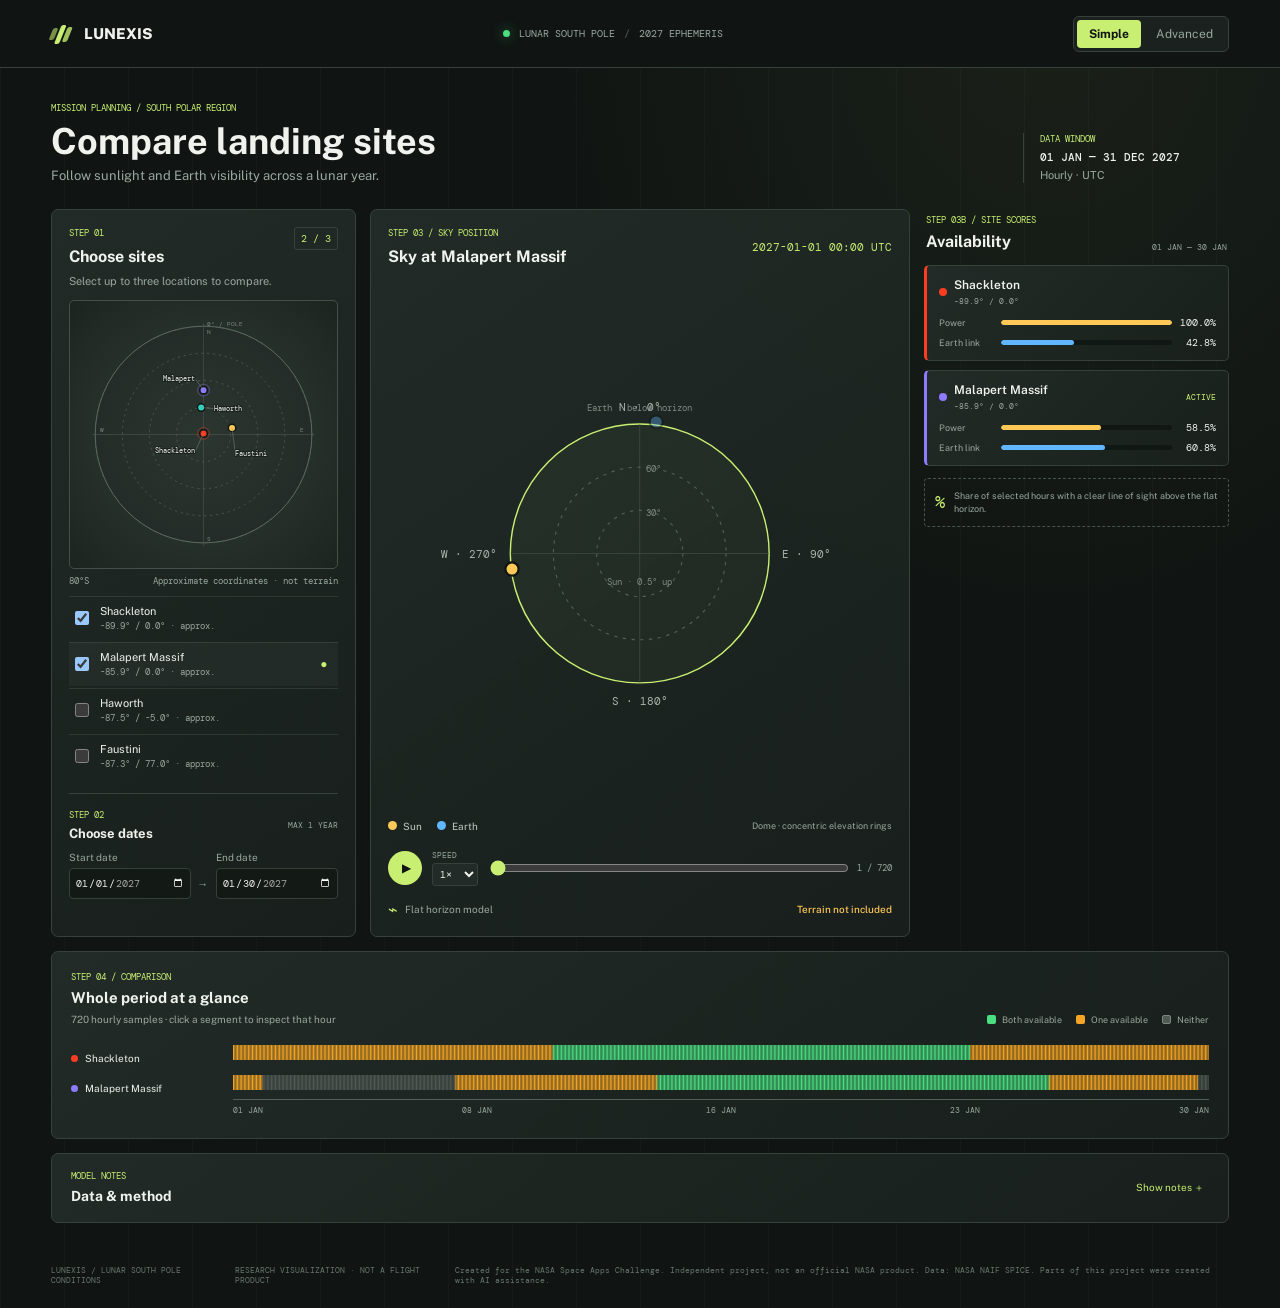
<file: Lunexis/lunexis-web/index.html>
<!-- Portions of this file were written with AI assistance. -->
<!doctype html>
<html lang="en">
  <head>
    <meta charset="UTF-8" />
    <meta name="viewport" content="width=device-width, initial-scale=1.0" />
    <meta name="theme-color" content="#101513" />
    <meta name="description" content="Compare Sun availability and Earth line of sight at lunar south pole sites using precomputed 2027 ephemeris data." />
    <meta name="ai-disclosure" content="Code and documentation partly generated with AI assistance (GitHub Copilot, Claude). No AI-generated images or video." />
    <title>Lunexis | Lunar Site Conditions</title>
    <link rel="icon" type="image/svg+xml" href="./favicon.svg" />
    <link rel="preconnect" href="https://fonts.googleapis.com" />
    <link rel="preconnect" href="https://fonts.gstatic.com" crossorigin />
    <link href="https://fonts.googleapis.com/css2?family=DM+Mono:wght@400;500&family=Public+Sans:wght@400;500;600;700;800&display=swap" rel="stylesheet" />
    <link rel="stylesheet" href="./src/styles.css" />
    <script type="module" src="./src/main.js"></script>
  </head>
  <body>
    <header class="topbar">
      <a class="brand" href="#top" aria-label="Lunexis home">
        <span class="brand-mark" aria-hidden="true"><i></i><i></i><i></i></span>
        <span>LUNEXIS</span>
      </a>
      <div class="topbar-meta"><span class="live-dot"></span> LUNAR SOUTH POLE <span class="meta-divider">/</span> 2027 EPHEMERIS</div>
      <div class="mode-switch" role="group" aria-label="Display mode">
        <button id="simple-mode" class="mode-button is-active" type="button" aria-pressed="true">Simple</button>
        <button id="advanced-mode" class="mode-button" type="button" aria-pressed="false">Advanced</button>
      </div>
    </header>

    <main id="top" class="app-shell">
      <section class="intro-row" aria-labelledby="page-title">
        <div>
          <p class="eyebrow">MISSION PLANNING / SOUTH POLAR REGION</p>
          <h1 id="page-title">Compare landing sites</h1>
          <p class="intro-copy">Follow sunlight and Earth visibility across a lunar year.</p>
        </div>
        <div class="data-stamp"><span class="stamp-label">DATA WINDOW</span><strong>01 JAN — 31 DEC 2027</strong><span>Hourly · UTC</span></div>
      </section>

      <div id="load-error" class="load-error" role="alert" hidden></div>

      <section class="workspace" aria-label="Site comparison workspace">
        <aside class="selection-panel panel" aria-labelledby="selection-title">
          <div class="panel-heading">
            <div><p class="step-label">STEP 01</p><h2 id="selection-title">Choose sites</h2></div>
            <span id="selection-count" class="count-badge">0 / 3</span>
          </div>
          <p class="panel-hint">Select up to three locations to compare.</p>
          <div id="polar-map" class="polar-map" aria-label="Polar map of candidate lunar sites"></div>
          <div class="map-caption"><span>80°S</span><span>Approximate coordinates · not terrain</span></div>
          <div id="site-list" class="site-list" aria-label="Candidate sites"></div>
          <div class="date-block">
            <div class="date-heading"><div><p class="step-label">STEP 02</p><h3>Choose dates</h3></div><span class="date-limit">MAX 1 YEAR</span></div>
            <div class="date-fields">
              <label>Start date<input id="start-date" type="date" min="2027-01-01" max="2027-12-31" /></label>
              <span class="date-arrow" aria-hidden="true">→</span>
              <label>End date<input id="end-date" type="date" min="2027-01-01" max="2027-12-31" /></label>
            </div>
            <p id="date-error" class="field-error" role="status" aria-live="polite"></p>
          </div>
        </aside>

        <section class="sky-panel panel" aria-labelledby="sky-title">
          <div class="panel-heading sky-heading">
            <div><p class="step-label">STEP 03 / SKY POSITION</p><h2 id="sky-title">Sky at <span id="active-site-name">—</span></h2></div>
            <time id="current-time" class="current-time">—</time>
          </div>
          <div id="sky-view" class="sky-view" aria-live="polite"></div>
          <div class="sky-legend"><span><i class="legend-sun"></i> Sun</span><span><i class="legend-earth"></i> Earth</span><span class="scale-note">Elevation shown on a 5× vertical scale</span></div>
          <div class="time-controls">
            <button id="play-button" class="play-button" type="button" aria-label="Play time animation" title="Play time animation"><span aria-hidden="true">▶</span></button>
            <label class="speed-control">SPEED
              <select id="play-speed" aria-label="Playback speed">
                <option value="1">1×</option><option value="6">6×</option><option value="24">24×</option>
              </select>
            </label>
            <input id="time-slider" class="time-slider" type="range" min="0" max="0" value="0" aria-label="Hour within selected date range" />
            <output id="time-step" class="time-step" for="time-slider">1 / 1</output>
          </div>
          <p class="horizon-note"><span class="horizon-icon" aria-hidden="true">⌁</span> Flat horizon model <strong>Terrain not included</strong></p>
        </section>

        <aside class="scores-panel" aria-labelledby="scores-title">
          <div class="score-heading"><div><p class="step-label">STEP 03B / SITE SCORES</p><h2 id="scores-title">Availability</h2></div><span id="score-period" class="score-period">—</span></div>
          <div id="score-cards" class="score-cards"></div>
          <div class="formula-note"><span class="formula-mark">%</span><p>Share of selected hours with a clear line of sight above the flat horizon.</p></div>
        </aside>
      </section>

      <section class="timeline-section panel" aria-labelledby="timeline-title">
        <div class="timeline-header">
          <div><p class="step-label">STEP 04 / COMPARISON</p><h2 id="timeline-title">Whole period at a glance</h2><p id="timeline-detail" class="timeline-detail">One segment per hour</p></div>
          <div class="timeline-legend" aria-label="Timeline state legend"><span><i class="state-both"></i>Both available</span><span><i class="state-one"></i>One available</span><span><i class="state-none"></i>Neither</span></div>
        </div>
        <div class="timeline-wrap">
          <div id="timeline-labels" class="timeline-labels"></div>
          <div class="timeline-plot-wrap">
            <canvas id="timeline" tabindex="0" role="img" aria-label="Availability timeline. Use the time slider above to select an hour."></canvas>
            <div id="timeline-tooltip" class="timeline-tooltip" role="status" hidden></div>
            <div id="timeline-ticks" class="timeline-ticks"></div>
          </div>
        </div>
      </section>

      <section id="method-panel" class="method-panel panel" aria-labelledby="method-title">
        <div class="method-heading"><div><p class="step-label">MODEL NOTES</p><h2 id="method-title">Data &amp; method</h2></div><button id="method-toggle" class="text-toggle" type="button" aria-expanded="false" aria-controls="method-content">Show notes <span aria-hidden="true">＋</span></button></div>
        <div id="method-content" class="method-content" hidden>
          <div><h3>Inputs</h3><p>Hourly 2027 apparent Sun and Earth azimuth/elevation from Skyfield, using JPL DE421, the NAIF lunar frame kernel and its DE421 orientation kernel. Site coordinates are approximate; observer height is 2 m.</p></div>
          <div><h3>Visibility</h3><p>Power counts an hour when the Sun center elevation + 0.267° (solar angular radius) is above 0°. Earth link counts an hour when Earth center elevation is above 0°. Both use a flat horizon; terrain is not included.</p></div>
          <div><h3>Data limits</h3><p>Coverage is 2027-01-01 00:00 through 2027-12-31 23:00 UTC. Results use hourly samples, so brief events between samples are not resolved. Coordinates and output are planning estimates, not navigation products.</p></div>
          <p class="source-line">Sources: <a href="https://naif.jpl.nasa.gov/pub/naif/generic_kernels/" target="_blank" rel="noreferrer">NASA/JPL NAIF generic kernels</a> · <a href="https://rhodesmill.org/skyfield/" target="_blank" rel="noreferrer">Skyfield</a></p>
        </div>
      </section>
    </main>
    <footer class="page-footer"><span>LUNEXIS / LUNAR SOUTH POLE CONDITIONS</span><span>RESEARCH VISUALIZATION · NOT A FLIGHT PRODUCT</span><span>Created for the NASA Space Apps Challenge. Independent project, not an official NASA product. Data: NASA NAIF SPICE. Parts of this project were created with AI assistance.</span></footer>
  </body>
</html>
</file>
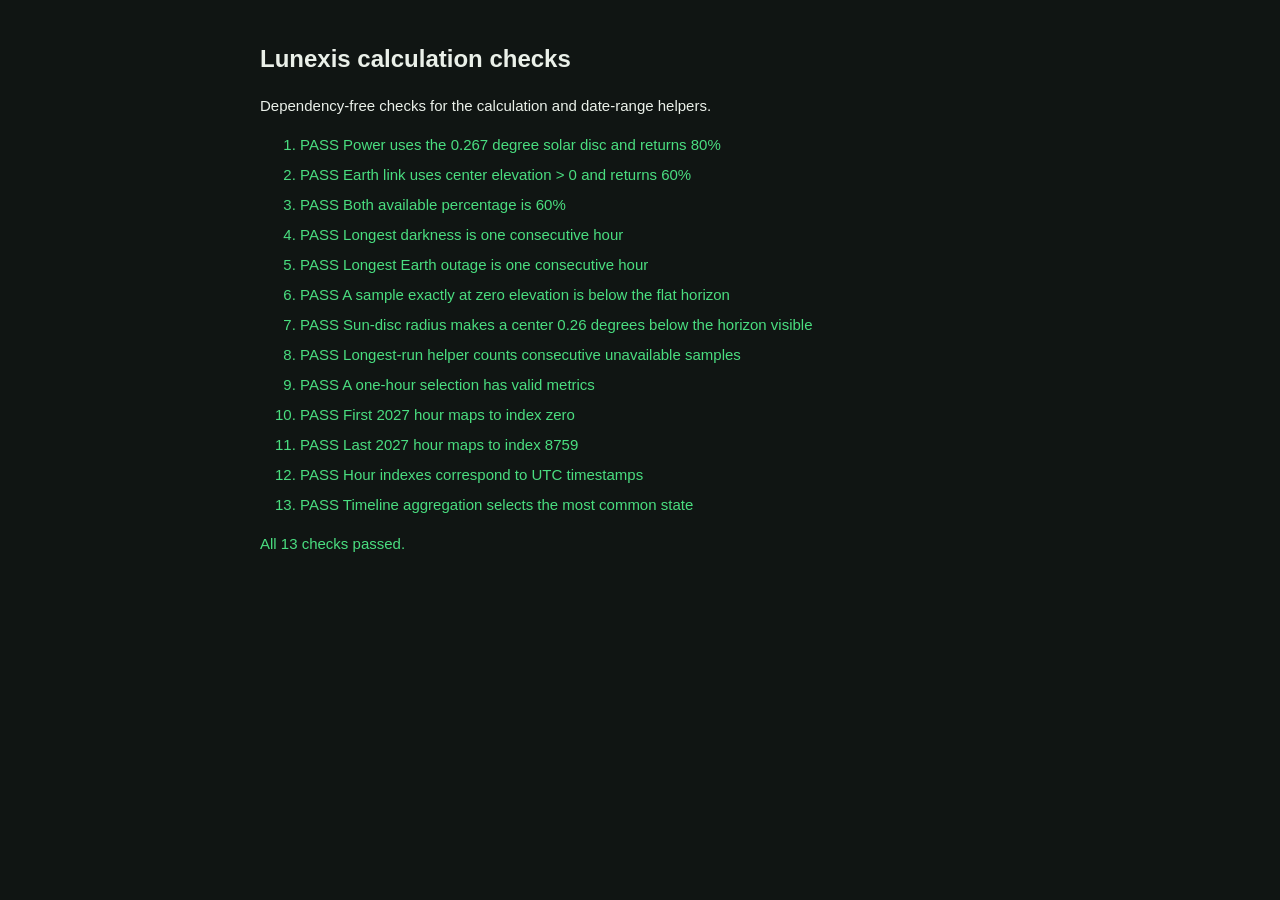
<file: Lunexis/lunexis-web/tests/analysis.test.html>
<!-- Portions of this file were written with AI assistance. -->
<!doctype html>
<html lang="en">
  <head>
    <meta charset="UTF-8" />
    <meta name="viewport" content="width=device-width, initial-scale=1.0" />
    <title>Lunexis calculation checks</title>
    <style>
      body { max-width: 760px; margin: 40px auto; padding: 0 20px; color: #eaf0e9; background: #101513; font: 15px/1.6 "Segoe UI", sans-serif; }
      h1 { font-size: 24px; }
      li { margin: 6px 0; }
      .pass { color: #4ade80; }
      .fail { color: #ff9a79; }
      code { color: #c9ef72; }
    </style>
  </head>
  <body>
    <h1>Lunexis calculation checks</h1>
    <p>Dependency-free checks for the calculation and date-range helpers.</p>
    <ol id="results" aria-live="polite"></ol>
    <script type="module">
      import {
        DATA_START_UTC,
        HOUR_MS,
        computeMetrics,
        hourState,
        indexForDate,
        longestRun,
        mostCommonState,
      } from "../src/analysis.js";

      const results = document.querySelector("#results");
      let failures = 0;

      function check(name, condition) {
        const item = document.createElement("li");
        item.className = condition ? "pass" : "fail";
        item.textContent = `${condition ? "PASS" : "FAIL"} ${name}`;
        results.append(item);
        if (!condition) failures += 1;
      }

      const sample = {
        sunEl: [-30, -26, 10, -10, -10],
        earthEl: [0, 1, -1, 1, 1],
      };
      const metrics = computeMetrics(sample, 0, 4);
      check("Power uses the 0.267 degree solar disc and returns 80%", metrics.powerPercent === 80);
      check("Earth link uses center elevation > 0 and returns 60%", metrics.earthLinkPercent === 60);
      check("Both available percentage is 60%", metrics.bothPercent === 60);
      check("Longest darkness is one consecutive hour", metrics.longestDarknessHours === 1);
      check("Longest Earth outage is one consecutive hour", metrics.longestOutageHours === 1);
      check("A sample exactly at zero elevation is below the flat horizon", hourState(sample, 0) === 0);
      check("Sun-disc radius makes a center 0.26 degrees below the horizon visible", hourState(sample, 1) === 2);
      check("Longest-run helper counts consecutive unavailable samples", longestRun([false, false, true, false], false) === 2);

      const singleHour = computeMetrics(sample, 2, 2);
      check("A one-hour selection has valid metrics", singleHour.totalHours === 1 && singleHour.powerPercent === 100 && singleHour.earthLinkPercent === 0);
      check("First 2027 hour maps to index zero", indexForDate("2027-01-01") === 0);
      check("Last 2027 hour maps to index 8759", indexForDate("2027-12-31", true) === 8759);
      check("Hour indexes correspond to UTC timestamps", DATA_START_UTC + 8759 * HOUR_MS === Date.UTC(2027, 11, 31, 23));
      check("Timeline aggregation selects the most common state", mostCommonState(sample, 0, 4) === 2);

      const summary = document.createElement("p");
      summary.id = "summary";
      summary.textContent = failures === 0 ? "All 13 checks passed." : `${failures} check(s) failed.`;
      summary.className = failures === 0 ? "pass" : "fail";
      document.body.append(summary);
      document.title = failures === 0 ? "PASS · Lunexis calculation checks" : "FAIL · Lunexis calculation checks";
    </script>
  </body>
</html>
</file>
<file: Lunexis/lunexis-web/src/styles.css>
/* Portions of this file were written with AI assistance. */
:root {
  color-scheme: dark;
  --ink: #101513;
  --surface: #1a211e;
  --surface-raised: #222b27;
  --line: #36413c;
  --muted: #9aa8a0;
  --paper: #f0f3ed;
  --lime: #c9ef72;
  --sun: #ffc857;
  --earth: #60b7ff;
  --good: #4ade80;
  --caution: #f5a524;
  --none: #515a55;
  --font-ui: "Public Sans", "Segoe UI", sans-serif;
  --font-data: "DM Mono", Consolas, monospace;
  font-family: var(--font-ui);
  background: var(--ink);
  color: var(--paper);
  font-synthesis: none;
  text-rendering: optimizeLegibility;
}

* { box-sizing: border-box; }
body {
  margin: 0;
  min-width: 320px;
  background-color: var(--ink);
  background-image: radial-gradient(ellipse at 82% 0%, rgba(201, 239, 114, .055), transparent 34%), linear-gradient(90deg, rgba(255,255,255,.018) 1px, transparent 1px);
  background-size: auto, 64px 64px;
}
button, input, select { font: inherit; }
button, select, input[type="date"], input[type="range"] { accent-color: var(--lime); }
button:focus-visible, input:focus-visible, select:focus-visible, a:focus-visible, canvas:focus-visible {
  outline: 2px solid var(--lime);
  outline-offset: 3px;
}
a { color: var(--lime); }
.topbar {
  min-height: 68px;
  padding: 0 clamp(18px, 4vw, 64px);
  display: flex;
  align-items: center;
  justify-content: space-between;
  gap: 20px;
  border-bottom: 1px solid var(--line);
  background: rgba(16, 21, 19, .96);
}
.brand { display: inline-flex; align-items: center; gap: 11px; color: var(--paper); text-decoration: none; font-size: 15px; font-weight: 800; }
.brand-mark { width: 22px; height: 22px; display: flex; align-items: center; gap: 2px; transform: skew(-22deg); }
.brand-mark i { display: block; width: 5px; background: var(--lime); border-radius: 2px; }
.brand-mark i:nth-child(1) { height: 12px; opacity: .56; }
.brand-mark i:nth-child(2) { height: 19px; }
.brand-mark i:nth-child(3) { height: 15px; opacity: .78; }
.topbar-meta, .eyebrow, .step-label, .stamp-label, .date-limit, .speed-control, .page-footer, .score-period { font-family: var(--font-data); }
.topbar-meta { color: var(--muted); font-size: 10px; display: flex; align-items: center; gap: 9px; }
.live-dot { height: 7px; width: 7px; background: var(--good); border-radius: 50%; box-shadow: 0 0 12px rgba(74,222,128,.5); }
.meta-divider { color: #536057; }
.mode-switch { display: inline-flex; gap: 3px; padding: 3px; border: 1px solid var(--line); background: var(--surface); border-radius: 6px; }
.mode-button { border: 0; border-radius: 4px; padding: 7px 12px; color: var(--muted); background: transparent; font-size: 12px; cursor: pointer; }
.mode-button.is-active { color: var(--ink); background: var(--lime); font-weight: 700; }
.app-shell { width: min(1540px, 100%); margin: 0 auto; padding: 34px clamp(16px, 4vw, 64px) 24px; }
.intro-row { display: flex; justify-content: space-between; align-items: end; gap: 24px; margin-bottom: 26px; animation: enter .45s ease both; }
.eyebrow, .step-label { margin: 0 0 8px; color: var(--lime); font-size: 9px; }
h1, h2, h3, p { margin-top: 0; }
h1 { margin-bottom: 6px; font-size: clamp(26px, 3vw, 36px); line-height: 1.1; font-weight: 700; }
.intro-copy { color: var(--muted); margin: 0; font-size: 13px; }
.data-stamp { min-width: 206px; display: grid; gap: 5px; padding: 0 0 2px 16px; border-left: 1px solid var(--line); color: var(--muted); font-size: 11px; }
.data-stamp strong { color: var(--paper); font: 500 11px var(--font-data); }
.stamp-label { color: var(--lime); font-size: 9px; }
.workspace { display: grid; grid-template-columns: minmax(230px, .82fr) minmax(370px, 1.45fr) minmax(230px, .82fr); gap: 14px; align-items: stretch; }
.panel { border: 1px solid var(--line); background: linear-gradient(145deg, rgba(34,43,39,.97), rgba(24,31,28,.98)); border-radius: 7px; }
.selection-panel, .sky-panel { padding: 17px; }
.panel-heading, .score-heading, .timeline-header, .method-heading, .date-heading { display: flex; align-items: flex-start; justify-content: space-between; gap: 12px; }
h2 { font-size: 16px; margin: 0; line-height: 1.25; }
.panel-hint { color: var(--muted); font-size: 11px; margin: 8px 0 13px; }
.count-badge { border: 1px solid var(--line); border-radius: 3px; color: var(--lime); padding: 4px 6px; white-space: nowrap; font: 10px var(--font-data); }
.polar-map { width: 100%; aspect-ratio: 1; background: radial-gradient(circle at 50% 50%, #303b34 0, #26302b 58%, #1c2420 100%); border: 1px solid #435047; border-radius: 5px; overflow: hidden; }
.polar-map svg { width: 100%; height: 100%; display: block; }
.map-caption { display: flex; justify-content: space-between; color: var(--muted); margin: 6px 0 9px; font: 9px var(--font-data); }
.map-ring { fill: none; stroke: #536159; stroke-width: 1; stroke-dasharray: 3 5; }
.map-cross { stroke: #536159; stroke-width: 1; opacity: .7; }
.map-site { cursor: pointer; }
.map-site:focus .site-hit, .map-site:hover .site-hit { stroke: #fff; stroke-width: 2; }
.site-hit { fill: none; stroke: transparent; stroke-width: 2; }
.site-core { stroke: var(--ink); stroke-width: 2; }
.map-leader { stroke: #859287; stroke-width: .8; opacity: .8; }
.site-site-label { fill: var(--paper); font: 10px var(--font-data); paint-order: stroke; stroke: #1b221e; stroke-width: 3px; stroke-linejoin: round; }
.site-list { display: grid; gap: 2px; }
.site-option { min-width: 0; display: grid; grid-template-columns: 17px minmax(0, 1fr) 12px; align-items: center; gap: 8px; padding: 8px 6px; border-top: 1px solid rgba(83,97,89,.35); cursor: pointer; }
.site-option:hover, .site-option.is-active { background: rgba(255,255,255,.035); }
.site-option input { width: 14px; height: 14px; margin: 0; }
.site-option-name { min-width: 0; overflow: hidden; color: var(--paper); font-size: 11px; text-overflow: ellipsis; white-space: nowrap; }
.site-option-meta { display: block; margin-top: 3px; color: var(--muted); font: 9px var(--font-data); }
.active-indicator { color: var(--lime); font-size: 12px; }
.date-block { margin-top: 15px; padding-top: 15px; border-top: 1px solid var(--line); }
.date-heading { align-items: center; margin-bottom: 10px; }
.date-heading h3 { font-size: 13px; margin: 0; }
.date-heading .step-label { margin-bottom: 5px; }
.date-limit { color: var(--muted); font-size: 8px; }
.date-fields { display: grid; grid-template-columns: minmax(0,1fr) 13px minmax(0,1fr); align-items: end; gap: 6px; }
.date-fields label { min-width: 0; display: grid; gap: 5px; color: var(--muted); font-size: 10px; }
.date-fields input { min-width: 0; width: 100%; color: var(--paper); border: 1px solid var(--line); border-radius: 4px; background: #131a16; padding: 7px 5px; font: 10px var(--font-data); }
.date-arrow { color: var(--muted); padding-bottom: 9px; font-size: 11px; }
.field-error { color: #ff9a79; font-size: 10px; margin: 7px 0 0; min-height: 13px; }
.sky-panel { min-width: 0; display: flex; flex-direction: column; }
.sky-heading { align-items: center; }
.current-time { color: var(--lime); white-space: nowrap; font: 11px var(--font-data); }
.sky-view { min-height: 250px; flex: 1; margin: 10px -2px 0; display: grid; place-items: center; }
.sky-view svg { width: 100%; max-height: 340px; overflow: visible; }
.dome-ring { fill: none; stroke: #526057; stroke-width: 1; stroke-dasharray: 3 5; }
.dome-horizon { fill: rgba(201,239,114,.035); stroke: var(--lime); stroke-width: 1.3; }
.dome-grid-line { stroke: #526057; stroke-width: .8; opacity: .55; }
.dome-label { fill: #a9b5ad; font: 10px var(--font-data); }
.dome-small { fill: #7e8a82; font: 8px var(--font-data); }
.sky-trail { fill: none; stroke-width: 1.4; stroke-dasharray: 2 4; opacity: .43; }
.sky-point { stroke: #101513; stroke-width: 2; }
.sky-point.below { opacity: .35; }
.panorama-frame { fill: #171e1a; stroke: #46534b; stroke-width: 1; }
.panorama-grid { stroke: #46534b; stroke-width: .8; stroke-dasharray: 3 5; }
.panorama-trail { fill: none; stroke-width: 1.5; stroke-dasharray: 3 4; opacity: .6; }
.panorama-horizon { stroke: var(--lime); stroke-width: 1.2; }
.sky-legend { display: flex; gap: 15px; align-items: center; color: #c3ccc5; font-size: 10px; }
.sky-legend span { display: inline-flex; align-items: center; gap: 6px; }
.sky-legend i, .timeline-legend i { width: 9px; height: 9px; display: inline-block; border-radius: 50%; }
.legend-sun { background: var(--sun); }.legend-earth { background: var(--earth); }
.scale-note { margin-left: auto; color: var(--muted); font-size: 9px; }
.time-controls { display: grid; grid-template-columns: 34px auto minmax(40px,1fr) auto; align-items: center; gap: 10px; margin-top: 18px; }
.play-button { width: 34px; height: 34px; padding: 0 0 0 2px; display: grid; place-items: center; color: var(--ink); background: var(--lime); border: 0; border-radius: 50%; cursor: pointer; font-size: 12px; }
.play-button:hover { filter: brightness(1.08); }
.speed-control { display: flex; flex-direction: column; gap: 3px; color: var(--muted); font-size: 8px; }
.speed-control select { color: var(--paper); background: var(--surface-raised); border: 1px solid var(--line); border-radius: 3px; padding: 3px; font: 10px var(--font-data); }
.time-slider { min-width: 40px; width: 100%; }
.time-step { color: var(--muted); font: 9px var(--font-data); white-space: nowrap; }
.horizon-note { display: flex; align-items: center; gap: 7px; margin: 14px 0 0; color: var(--muted); font-size: 10px; }
.horizon-note strong { margin-left: auto; color: var(--sun); font-weight: 500; }
.horizon-icon { color: var(--lime); font-size: 16px; }
.scores-panel { min-width: 0; }
.score-heading { padding: 5px 2px 13px; align-items: end; }
.score-heading .step-label { margin-bottom: 6px; }
.score-period { color: var(--muted); text-align: right; font-size: 8px; }
.score-cards { display: grid; gap: 9px; }
.score-card { border: 1px solid var(--line); border-left: 3px solid var(--site-color); background: linear-gradient(135deg, #222b27, #19201c); border-radius: 5px; padding: 12px 12px 11px; animation: enter .35s ease both; }
.score-card-head { display: flex; align-items: center; justify-content: space-between; gap: 8px; margin-bottom: 10px; }
.score-site { display: flex; align-items: center; gap: 7px; font-size: 12px; font-weight: 600; }
.score-site-dot { width: 8px; height: 8px; background: var(--site-color); border-radius: 50%; }
.score-site small { display: block; margin-top: 4px; color: var(--muted); font: 8px var(--font-data); }
.active-site-tag { color: var(--lime); font: 8px var(--font-data); }
.metric-row { display: grid; grid-template-columns: 55px minmax(30px,1fr) 37px; align-items: center; gap: 7px; margin-top: 7px; }
.metric-label { color: var(--muted); font-size: 9px; }
.metric-track { height: 5px; overflow: hidden; background: #111714; border-radius: 4px; }
.metric-fill { height: 100%; border-radius: inherit; background: var(--metric-color); }
.metric-value { color: var(--paper); text-align: right; font: 10px var(--font-data); }
.advanced-metrics { display: grid; grid-template-columns: repeat(3, 1fr); gap: 6px; margin-top: 10px; padding-top: 8px; border-top: 1px solid var(--line); }
.advanced-metric { color: var(--muted); font-size: 8px; line-height: 1.4; }
.advanced-metric strong { display: block; color: var(--paper); margin-top: 4px; font: 11px var(--font-data); }
.formula-note { display: flex; gap: 9px; align-items: center; margin-top: 12px; padding: 10px; border: 1px dashed #46534b; border-radius: 4px; color: var(--muted); }
.formula-mark { color: var(--lime); font: 17px var(--font-data); }
.formula-note p { margin: 0; font-size: 9px; line-height: 1.5; }
.timeline-section { margin-top: 14px; padding: 19px; }
.timeline-header { align-items: end; margin-bottom: 17px; }
.timeline-header .step-label { margin-bottom: 6px; }
.timeline-header h2 { font-size: 15px; }
.timeline-detail { color: var(--muted); font-size: 10px; margin: 6px 0 0; }
.timeline-legend { display: flex; flex-wrap: wrap; gap: 14px; color: var(--muted); font-size: 9px; }
.timeline-legend span { display: inline-flex; align-items: center; gap: 6px; }
.timeline-legend i { border-radius: 2px; }
.state-both { background: var(--good); }.state-one { background: var(--caution); }.state-none { background: var(--none); border: 1px solid #7d8780; }
.timeline-wrap { display: grid; grid-template-columns: minmax(95px, 150px) minmax(0,1fr); gap: 12px; }
.timeline-labels { display: grid; align-content: start; gap: 8px; padding-top: 5px; }
.timeline-site-label { height: 22px; display: flex; align-items: center; gap: 7px; min-width: 0; color: var(--paper); font-size: 10px; }
.timeline-site-label i { width: 7px; height: 7px; flex: none; background: var(--site-color); border-radius: 50%; }
.timeline-site-label span { overflow: hidden; white-space: nowrap; text-overflow: ellipsis; }
.timeline-plot-wrap { min-width: 0; position: relative; }
#timeline { display: block; width: 100%; height: auto; min-height: 28px; cursor: crosshair; }
.timeline-tooltip { position: absolute; z-index: 4; pointer-events: none; min-width: 150px; padding: 8px 10px; color: var(--paper); background: #090d0b; border: 1px solid var(--line); border-radius: 4px; box-shadow: 0 6px 20px #0008; font: 9px/1.6 var(--font-data); }
.timeline-ticks { position: relative; height: 20px; margin-top: 5px; border-top: 1px solid #526057; color: var(--muted); font: 8px var(--font-data); }
.timeline-tick { position: absolute; top: 5px; transform: translateX(-50%); white-space: nowrap; }
.timeline-tick:first-child { transform: none; }.timeline-tick:last-child { transform: translateX(-100%); }
.method-panel { margin-top: 14px; padding: 16px 19px; }
.method-heading { align-items: center; }
.method-heading .step-label { margin-bottom: 6px; }
.method-heading h2 { font-size: 14px; }
.text-toggle { color: var(--lime); background: transparent; border: 0; padding: 5px; cursor: pointer; font-size: 10px; }
.method-content { display: grid; grid-template-columns: repeat(3, 1fr); gap: 20px; padding-top: 17px; margin-top: 14px; border-top: 1px solid var(--line); animation: enter .25s ease both; }
.method-content h3 { color: var(--sun); font: 10px var(--font-data); margin-bottom: 6px; text-transform: uppercase; }
.method-content p { max-width: 58ch; margin-bottom: 0; color: #b7c1ba; font-size: 10px; line-height: 1.65; }
.source-line { grid-column: 1 / -1; color: var(--muted) !important; }
.load-error { margin: 16px 0; padding: 14px; color: #ffd1c2; background: #3a211b; border: 1px solid #9b553f; border-radius: 5px; font-size: 12px; }
.page-footer { width: min(1540px, 100%); margin: 0 auto; padding: 18px clamp(16px, 4vw, 64px) 23px; display: flex; justify-content: space-between; gap: 16px; color: #68766d; font-size: 8px; }
[hidden] { display: none !important; }
@keyframes enter { from { opacity: 0; transform: translateY(5px); } to { opacity: 1; transform: translateY(0); } }
@media (max-width: 1120px) {
  .workspace { grid-template-columns: minmax(220px,.8fr) minmax(350px,1.3fr); }
  .scores-panel { grid-column: 1 / -1; }
  .score-cards { grid-template-columns: repeat(3, minmax(0,1fr)); }
  .formula-note { max-width: 420px; }
}
@media (max-width: 760px) {
  .topbar { min-height: 60px; padding: 0 16px; gap: 8px; }
  .topbar-meta { font-size: 0; gap: 0; }
  .topbar-meta .live-dot { margin-right: 7px; }
  .topbar-meta .meta-divider { display: none; }
  .topbar-meta::after { content: "2027 DATA"; font-size: 9px; }
  .mode-button { padding: 7px 8px; }
  .app-shell { padding-top: 25px; }
  .intro-row { align-items: start; }
  .data-stamp { min-width: 0; padding-left: 10px; }
  .data-stamp strong { font-size: 9px; }
  .workspace { grid-template-columns: minmax(0,1fr); }
  .selection-panel { display: grid; grid-template-columns: minmax(0,1fr); }
  .polar-map { max-width: 360px; justify-self: center; }
  .scores-panel { grid-column: auto; }
  .score-cards { grid-template-columns: repeat(auto-fit, minmax(210px,1fr)); }
  .sky-view { min-height: 235px; }
  .method-content { grid-template-columns: 1fr; gap: 14px; }
  .source-line { grid-column: auto; }
}
@media (max-width: 480px) {
  .topbar { flex-wrap: wrap; padding-top: 8px; padding-bottom: 8px; }
  .brand { font-size: 13px; }
  .topbar-meta { margin-left: auto; }
  .mode-switch { width: 100%; justify-content: stretch; }
  .mode-button { flex: 1; }
  .intro-row { gap: 10px; }
  h1 { font-size: 25px; }
  .intro-copy { max-width: 22ch; line-height: 1.5; }
  .data-stamp { max-width: 120px; font-size: 9px; }
  .data-stamp strong { line-height: 1.5; }
  .selection-panel, .sky-panel { padding: 13px; }
  .current-time { font-size: 9px; }
  .sky-view { min-height: 205px; }
  .sky-legend { gap: 10px; font-size: 9px; }
  .scale-note { max-width: 105px; text-align: right; line-height: 1.4; }
  .time-controls { grid-template-columns: 34px auto minmax(30px,1fr); gap: 8px; }
  .time-step { grid-column: 3; text-align: right; }
  .time-slider { grid-column: 3; grid-row: 1; }
  .timeline-section { padding: 14px 11px; }
  .timeline-header { align-items: start; flex-direction: column; }
  .timeline-legend { gap: 9px; }
  .timeline-wrap { grid-template-columns: 82px minmax(0,1fr); gap: 7px; }
  .timeline-site-label { font-size: 8px; }
  .page-footer { flex-direction: column; font-size: 7px; }
}
@media (prefers-reduced-motion: reduce) {
  *, *::before, *::after { scroll-behavior: auto !important; animation-duration: .01ms !important; animation-iteration-count: 1 !important; transition-duration: .01ms !important; }
}
</file>
